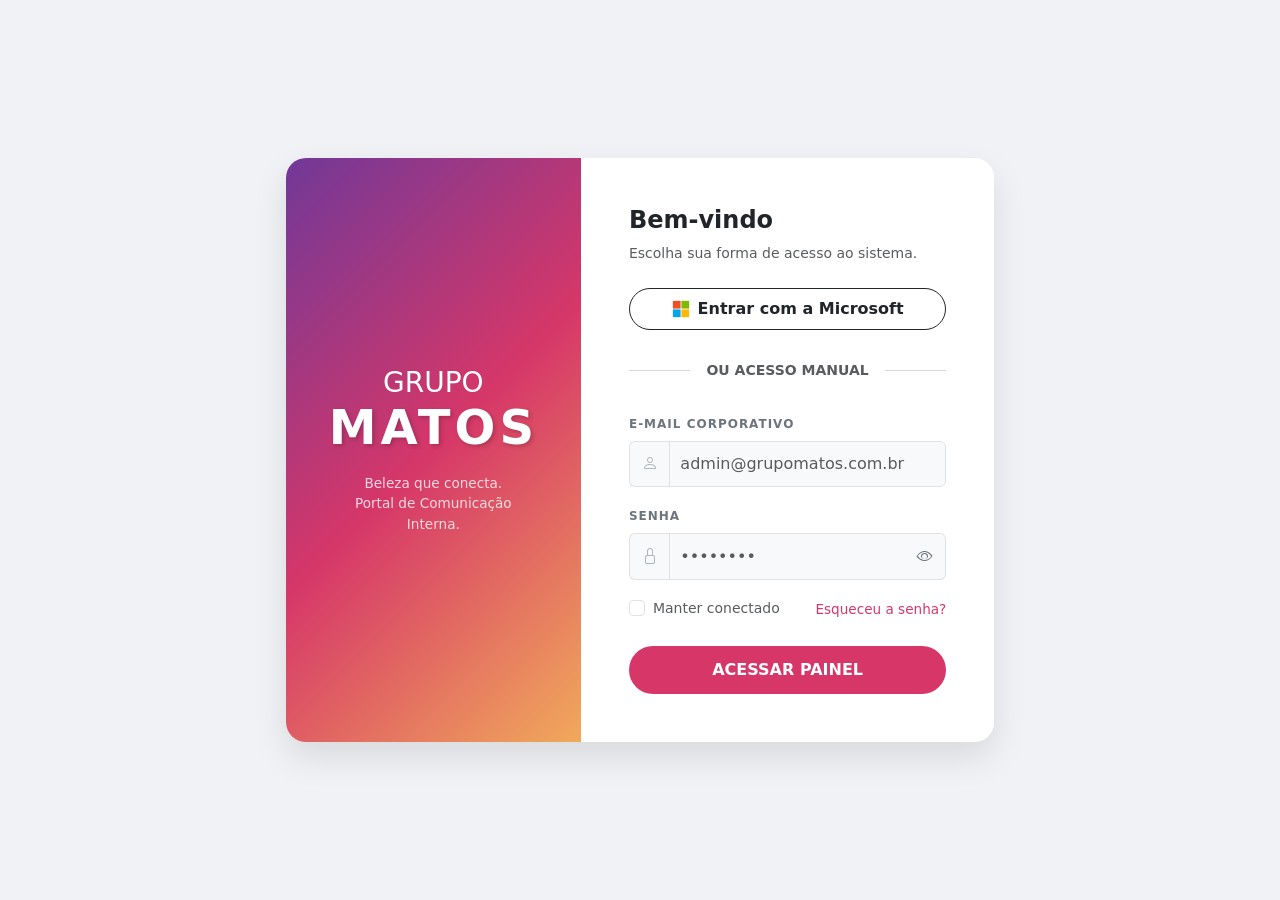
<file: Login/index.html>
<!DOCTYPE html>
<html lang="pt-BR">
<head>
    <meta charset="UTF-8">
    <meta name="viewport" content="width=device-width, initial-scale=1.0">
    <title>Login - Grupo Matos</title>
    
    <link href="https://cdn.jsdelivr.net/npm/bootstrap@5.3.0/dist/css/bootstrap.min.css" rel="stylesheet">
    <link rel="stylesheet" href="https://cdn.jsdelivr.net/npm/bootstrap-icons@1.10.5/font/bootstrap-icons.css">
    <link rel="stylesheet" href="./style.css">

    <script type="text/javascript" src="https://alcdn.msauth.net/browser/2.35.0/js/msal-browser.min.js"></script>
</head>
<body>

    <div class="container-fluid login-container d-flex align-items-center justify-content-center">
        <div class="row w-100 justify-content-center">
            <div class="col-12 col-md-10 col-lg-8 col-xl-7">
                <div class="card card-custom d-flex flex-row">
                    
                    <div class="col-md-5 d-none d-md-flex flex-column align-items-center justify-content-center text-white bg-gradient-matos p-5 text-center">
                        <div class="brand-content">
                            <h3 class="fw-light mb-0">GRUPO</h3>
                            <h1 class="display-5 fw-bold brand-text mb-3">MATOS</h1>
                            <p class="mb-0 small-text">Beleza que conecta.<br>Portal de Comunicação Interna.</p>
                        </div>
                    </div>

                    <div class="col-12 col-md-7 p-4 p-lg-5 bg-white">
                        <div class="form-header mb-4 text-center text-md-start">
                            <h4 class="fw-bold text-dark">Bem-vindo</h4>
                            <p class="text-muted small">Escolha sua forma de acesso ao sistema.</p>
                        </div>
                        
                        <button id="btnMicrosoftLogin" class="btn btn-outline-dark w-100 fw-bold rounded-pill py-2 d-flex align-items-center justify-content-center gap-2 mb-2">
                            <svg xmlns="http://www.w3.org/2000/svg" width="18" height="18" viewBox="0 0 21 21">
                                <rect x="1" y="1" width="9" height="9" fill="#f25022"/>
                                <rect x="11" y="1" width="9" height="9" fill="#7fba00"/>
                                <rect x="1" y="11" width="9" height="9" fill="#00a4ef"/>
                                <rect x="11" y="11" width="9" height="9" fill="#ffb900"/>
                            </svg>
                            Entrar com a Microsoft
                        </button>
                        <div id="msalStatus" class="text-center small d-none mb-2">Aguardando...</div>

                        <div class="d-flex align-items-center my-4">
                            <hr class="flex-grow-1 text-muted">
                            <span class="mx-3 text-muted small fw-bold">OU ACESSO MANUAL</span>
                            <hr class="flex-grow-1 text-muted">
                        </div>

                        <div id="loginAlert" class="alert alert-danger d-none py-2 small" role="alert">
                            <i class="bi bi-exclamation-triangle-fill me-2"></i> E-mail ou senha incorretos.
                        </div>

                        <form id="loginForm">
                            <div class="mb-3">
                                <label for="email" class="form-label label-caps">E-mail Corporativo</label>
                                <div class="input-group">
                                    <span class="input-group-text icon-box"><i class="bi bi-person"></i></span>
                                    <input type="email" class="form-control custom-input" id="email" placeholder="admin@grupomatos.com.br" required>
                                </div>
                            </div>
                            
                            <div class="mb-3">
                                <label for="password" class="form-label label-caps">Senha</label>
                                <div class="input-group">
                                    <span class="input-group-text icon-box"><i class="bi bi-lock"></i></span>
                                    <input type="password" class="form-control custom-input border-end-0" id="password" placeholder="••••••••" required>
                                    <button class="btn btn-outline-secondary toggle-btn border-start-0" type="button" id="togglePassword">
                                        <i class="bi bi-eye"></i>
                                    </button>
                                </div>
                            </div>

                            <div class="d-flex justify-content-between align-items-center mb-4">
                                <div class="form-check">
                                    <input type="checkbox" class="form-check-input" id="rememberMe">
                                    <label class="form-check-label text-muted small" for="rememberMe">Manter conectado</label>
                                </div>
                                <a href="#" class="forgot-link" data-bs-toggle="modal" data-bs-target="#forgotPasswordModal">Esqueceu a senha?</a>
                            </div>

                            <button type="submit" class="btn btn-matos w-100 fw-bold rounded-pill" id="btnLogin">ACESSAR PAINEL</button>
                        </form>
                    </div>
                    
                </div>
            </div>
        </div>
    </div>

    <div class="modal fade" id="forgotPasswordModal" tabindex="-1" aria-labelledby="forgotPasswordModalLabel" aria-hidden="true">
        <div class="modal-dialog modal-dialog-centered">
            <div class="modal-content" style="border-radius: 15px; border: none;">
                <div class="modal-header border-0 pb-0">
                    <button type="button" class="btn-close" data-bs-dismiss="modal" aria-label="Close"></button>
                </div>
                <div class="modal-body px-5 pb-5 pt-2 text-center">
                    <i class="bi bi-shield-lock text-muted mb-3" style="font-size: 3rem;"></i>
                    <h5 class="modal-title fw-bold mb-2" id="forgotPasswordModalLabel">Recuperar Senha</h5>
                    <p class="text-muted small mb-4">Informe seu e-mail corporativo. Enviaremos um link para você redefinir sua senha de acesso manual.</p>
                    
                    <form id="forgotPasswordForm">
                        <input type="email" class="form-control custom-input mb-3" id="recoveryEmail" placeholder="Seu e-mail corporativo" required>
                        <button type="submit" class="btn btn-matos w-100 fw-bold rounded-pill" id="btnRecover">ENVIAR LINK</button>
                    </form>
                    
                    <div id="recoverySuccess" class="alert alert-success d-none mt-3 py-2 small text-start" role="alert">
                        <i class="bi bi-check-circle-fill me-2"></i> Link enviado! Verifique sua caixa de entrada.
                    </div>
                </div>
            </div>
        </div>
    </div>

    <script src="https://cdn.jsdelivr.net/npm/bootstrap@5.3.0/dist/js/bootstrap.bundle.min.js"></script>
    <script src="./script.js"></script>
</body>
</html>
</file>
<file: Login/style.css>
/* Configurações Gerais */
body, html {
    height: 100%;
    background-color: #f0f2f5;
    font-family: 'Segoe UI', system-ui, -apple-system, sans-serif;
}

.login-container {
    min-height: 100vh;
}

/* Card de Login */
.card-custom {
    border-radius: 20px;
    box-shadow: 0 15px 35px rgba(0, 0, 0, 0.1);
    overflow: hidden;
    border: none;
    min-height: 550px;
}

/* Estilização do Gradiente (Cores do Logotipo) */
.bg-gradient-matos {
    background: linear-gradient(135deg, #713898 0%, #d63768 50%, #f1a95b 100%);
    position: relative;
}

.brand-text {
    letter-spacing: 4px;
    text-shadow: 2px 2px 4px rgba(0,0,0,0.2);
}

.small-text {
    font-size: 0.85rem;
    opacity: 0.8;
}

/* Elementos do Formulário */
.label-caps {
    font-size: 0.75rem;
    font-weight: 700;
    text-transform: uppercase;
    color: #6c757d;
    letter-spacing: 1px;
}

.custom-input {
    background-color: #f8f9fa;
    border: 1px solid #dee2e6;
    padding: 0.65rem;
}

.custom-input:focus {
    background-color: #fff;
    border-color: #d63768;
    box-shadow: 0 0 0 0.25rem rgba(214, 55, 104, 0.15);
}

.icon-box {
    background-color: #f8f9fa;
    color: #adb5bd;
    border-right: none;
}

.toggle-btn {
    border-color: #dee2e6;
    color: #6c757d;
    background-color: #f8f9fa;
}

/* Botões Customizados */
.btn-matos {
    background-color: #d63768;
    color: white;
    border: none;
    padding: 0.75rem;
    transition: transform 0.2s, background-color 0.2s;
}

.btn-matos:hover {
    background-color: #b52c56;
    color: white;
    transform: translateY(-2px);
}

#btnMicrosoftLogin {
    transition: transform 0.2s, background-color 0.2s;
}

#btnMicrosoftLogin:hover {
    background-color: #f8f9fa;
    transform: translateY(-2px);
}

.forgot-link {
    color: #d63768;
    text-decoration: none;
    font-size: 0.85rem;
    font-weight: 500;
}

.forgot-link:hover {
    color: #713898;
    text-decoration: underline;
}
</file>
